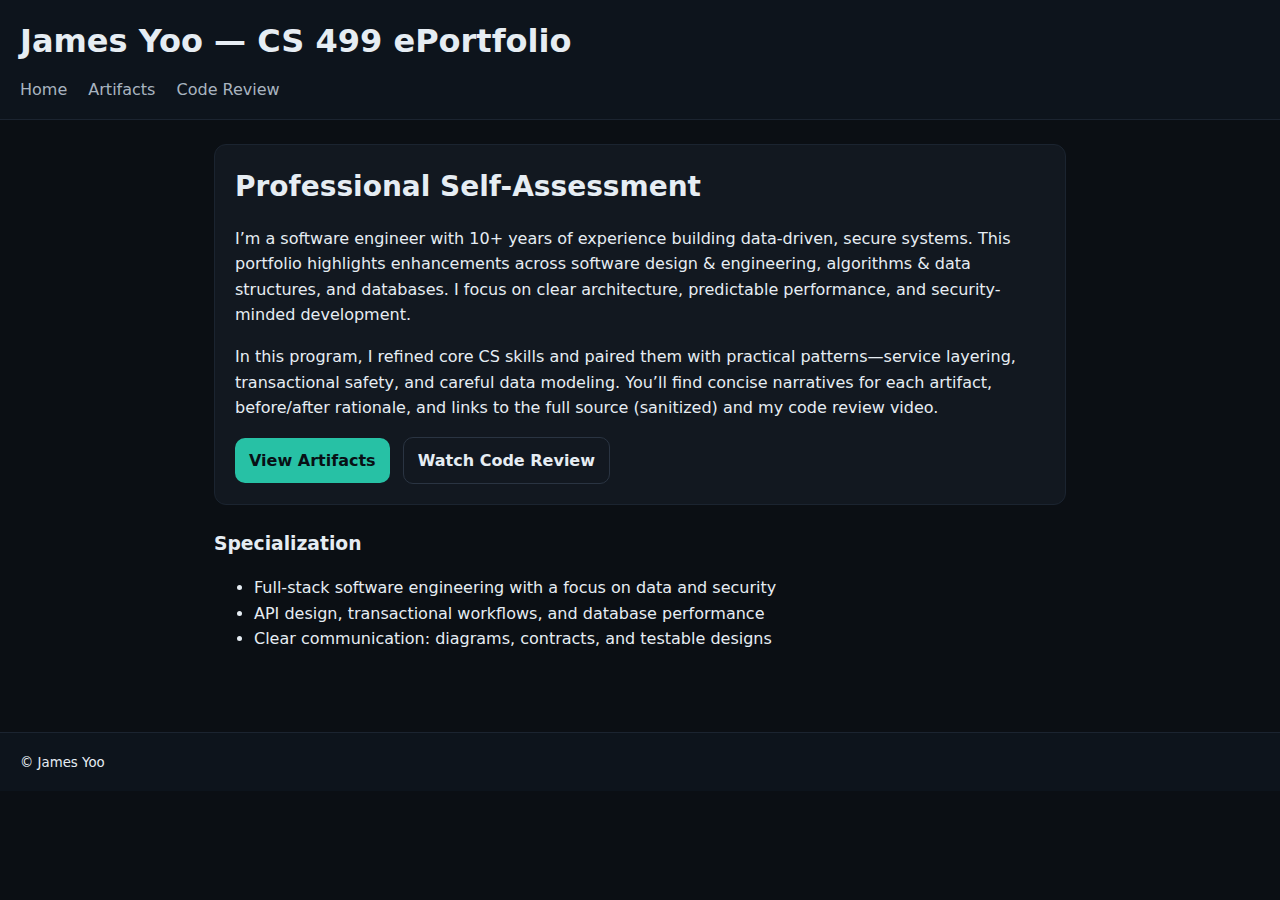
<file: index.html>
<!doctype html>
<html lang="en">
<head>
  <meta charset="utf-8" />
  <title>James Yoo — CS 499 ePortfolio</title>
  <meta name="viewport" content="width=device-width, initial-scale=1" />
  <link href="/assets/css/style.css" rel="stylesheet" />
</head>
<body>
  <header class="site-header">
    <h1>James Yoo — CS 499 ePortfolio</h1>
    <nav class="top-nav">
      <a href="/">Home</a>
      <a href="/artifacts/">Artifacts</a>
      <a href="/code-review/">Code Review</a>
    </nav>
  </header>

  <main class="content">
    <section class="hero">
      <h2>Professional Self-Assessment</h2>
      <p>
        I’m a software engineer with 10+ years of experience building data-driven, secure systems.
        This portfolio highlights enhancements across software design & engineering, algorithms & data structures,
        and databases. I focus on clear architecture, predictable performance, and security-minded development.
      </p>
      <p>
        In this program, I refined core CS skills and paired them with practical patterns—service layering,
        transactional safety, and careful data modeling. You’ll find concise narratives for each artifact,
        before/after rationale, and links to the full source (sanitized) and my code review video.
      </p>
      <div class="cta-row">
        <a class="btn" href="/artifacts/">View Artifacts</a>
        <a class="btn ghost" href="/code-review/">Watch Code Review</a>
      </div>
    </section>

    <section>
      <h3>Specialization</h3>
      <ul>
        <li>Full-stack software engineering with a focus on data and security</li>
        <li>API design, transactional workflows, and database performance</li>
        <li>Clear communication: diagrams, contracts, and testable designs</li>
      </ul>
    </section>
  </main>

  <footer class="site-footer">
    <small>© James Yoo</small>
  </footer>
</body>
</html>
</file>
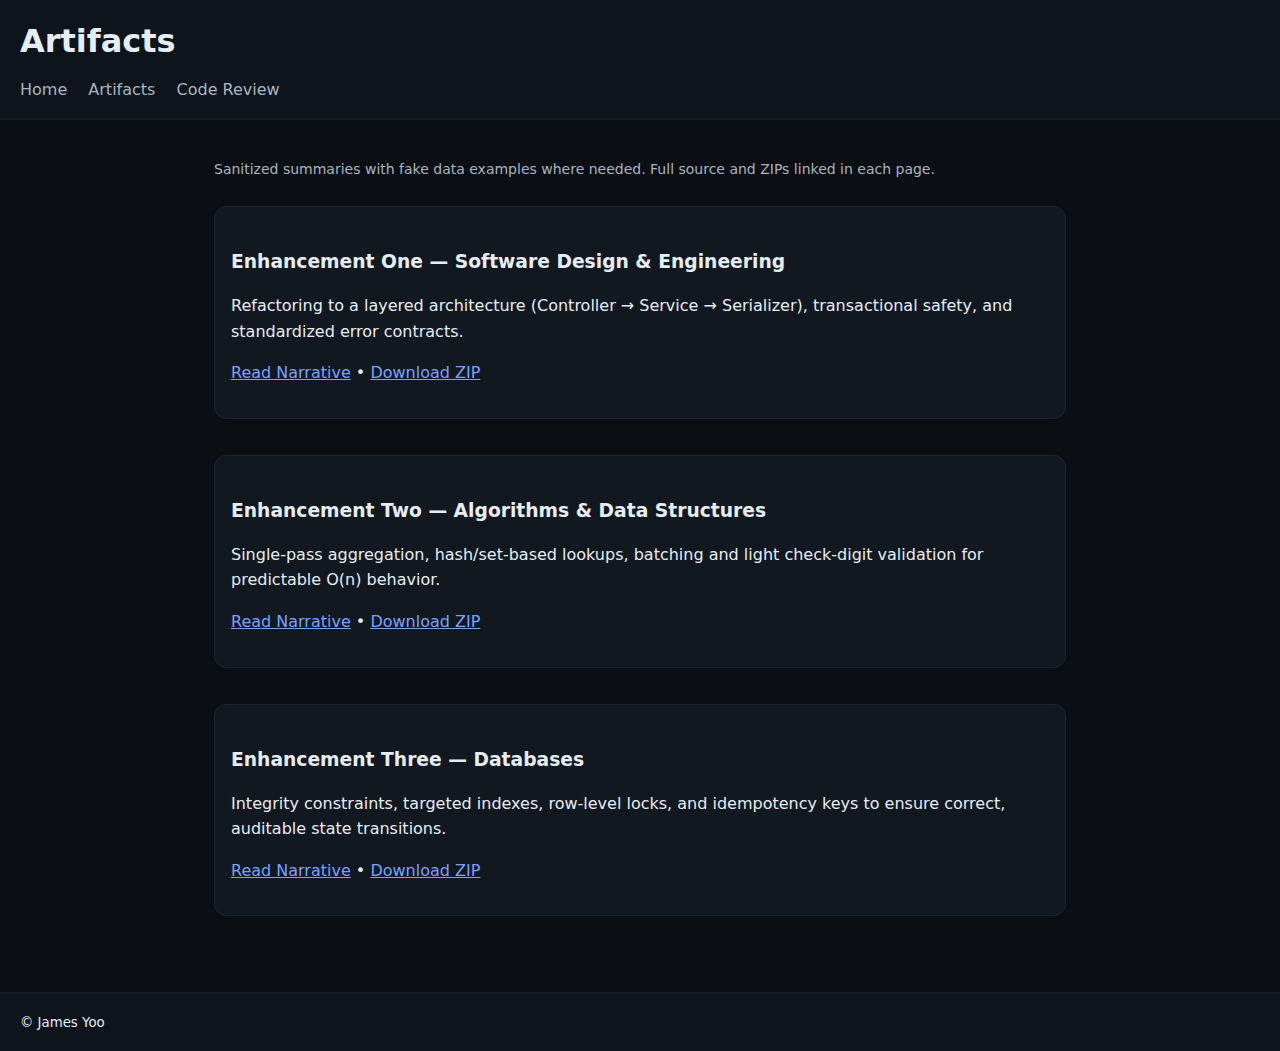
<file: artifacts/index.html>
<!doctype html>
<html lang="en">
<head>
  <meta charset="utf-8" />
  <title>Artifacts — James Yoo</title>
  <meta name="viewport" content="width=device-width, initial-scale=1" />
  <link href="/assets/css/style.css" rel="stylesheet" />
</head>
<body>
  <header class="site-header">
    <h1>Artifacts</h1>
    <nav class="top-nav">
      <a href="/">Home</a>
      <a href="/artifacts/">Artifacts</a>
      <a href="/code-review/">Code Review</a>
    </nav>
  </header>

  <main class="content">
    <p class="meta">Sanitized summaries with fake data examples where needed. Full source and ZIPs linked in each page.</p>

    <div class="list">
      <article class="card">
        <h3>Enhancement One — Software Design & Engineering</h3>
        <p>Refactoring to a layered architecture (Controller → Service → Serializer), transactional safety, and standardized error contracts.</p>
        <p><a href="/artifacts/software-design.html">Read Narrative</a> •
           <a href="https://github.com/jmsyoo/eportfolio-artifacts/releases/latest" target="_blank" rel="noopener">Download ZIP</a></p>
      </article>

      <article class="card">
        <h3>Enhancement Two — Algorithms & Data Structures</h3>
        <p>Single-pass aggregation, hash/set-based lookups, batching and light check-digit validation for predictable O(n) behavior.</p>
        <p><a href="/artifacts/algorithms.html">Read Narrative</a> •
           <a href="https://github.com/jmsyoo/eportfolio-artifacts/releases/latest" target="_blank" rel="noopener">Download ZIP</a></p>
      </article>

      <article class="card">
        <h3>Enhancement Three — Databases</h3>
        <p>Integrity constraints, targeted indexes, row-level locks, and idempotency keys to ensure correct, auditable state transitions.</p>
        <p><a href="/artifacts/databases.html">Read Narrative</a> •
           <a href="https://github.com/jmsyoo/eportfolio-artifacts/releases/latest" target="_blank" rel="noopener">Download ZIP</a></p>
      </article>
    </div>
  </main>

  <footer class="site-footer"><small>© James Yoo</small></footer>
</body>
</html>
</file>
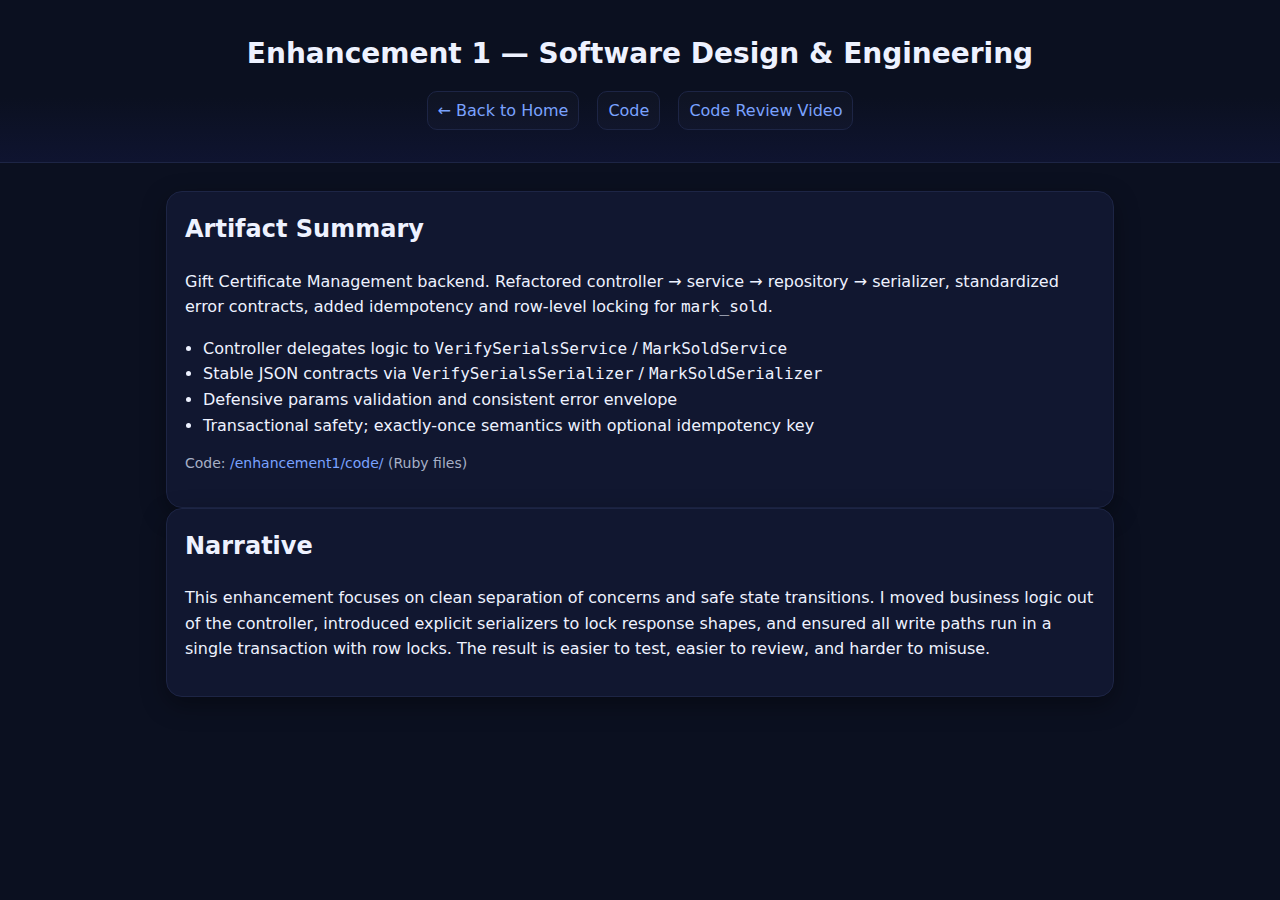
<file: enhancement1/index.html>
<!doctype html>
<html lang="en">
<head>
  <meta charset="utf-8" />
  <title>Enhancement 1 — Software Design & Engineering</title>
  <meta name="viewport" content="width=device-width, initial-scale=1" />
  <link rel="stylesheet" href="../assets/styles.css" />
</head>
<body>
  <header class="site-header">
    <h1>Enhancement 1 — Software Design & Engineering</h1>
    <nav class="nav">
      <a href="../index.html">← Back to Home</a>
      <a href="./code/">Code</a>
      <a href="../video/index.html">Code Review Video</a>
    </nav>
  </header>

  <main class="container">
    <section class="card">
      <h2>Artifact Summary</h2>
      <p>
        Gift Certificate Management backend. Refactored controller → service → repository → serializer,
        standardized error contracts, added idempotency and row-level locking for <code>mark_sold</code>.
      </p>
      <ul class="bullets">
        <li>Controller delegates logic to <code>VerifySerialsService</code> / <code>MarkSoldService</code></li>
        <li>Stable JSON contracts via <code>VerifySerialsSerializer</code> / <code>MarkSoldSerializer</code></li>
        <li>Defensive params validation and consistent error envelope</li>
        <li>Transactional safety; exactly-once semantics with optional idempotency key</li>
      </ul>
      <p class="filelist">
        Code: <a href="./code/">/enhancement1/code/</a> (Ruby files)
      </p>
    </section>

    <section class="card">
      <h2>Narrative</h2>
      <p>
        This enhancement focuses on clean separation of concerns and safe state transitions. I moved
        business logic out of the controller, introduced explicit serializers to lock response shapes,
        and ensured all write paths run in a single transaction with row locks. The result is easier
        to test, easier to review, and harder to misuse.
      </p>
    </section>
  </main>
</body>
</html>
</file>
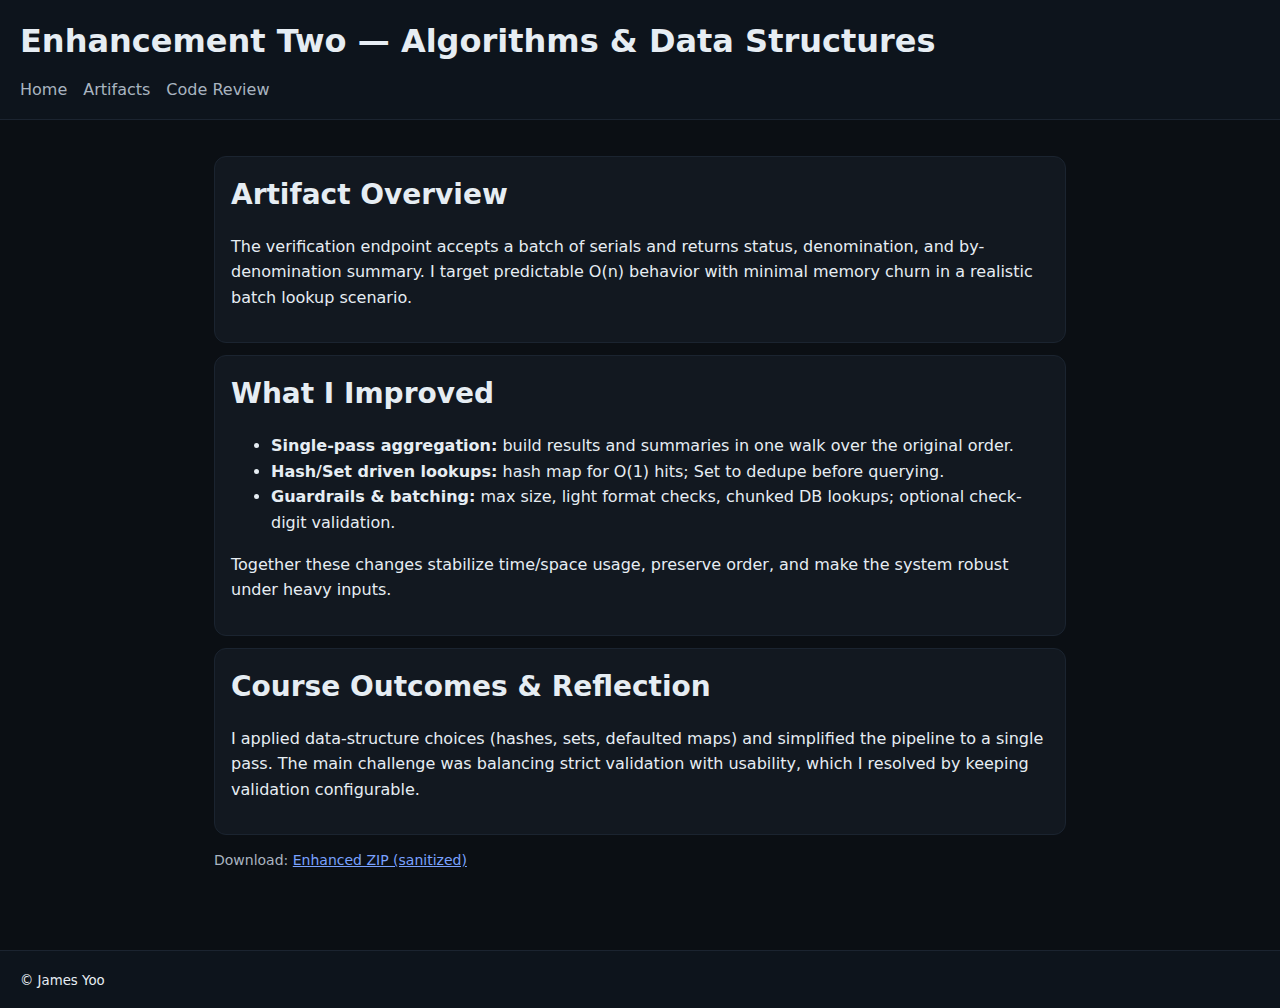
<file: artifacts/algorithms.html>
<!doctype html>
<html lang="en">
<head>
  <meta charset="utf-8" />
  <title>Enhancement Two — Algorithms & Data Structures</title>
  <meta name="viewport" content="width=device-width, initial-scale=1" />
  <link href="/assets/css/style.css" rel="stylesheet" />
</head>
<body>
<header class="site-header">
  <h1>Enhancement Two — Algorithms & Data Structures</h1>
  <nav class="top-nav">
    <a href="/">Home</a><a href="/artifacts/">Artifacts</a><a href="/code-review/">Code Review</a>
  </nav>
</header>
<main class="content">
  <article class="card">
    <h2>Artifact Overview</h2>
    <p>
      The verification endpoint accepts a batch of serials and returns status, denomination, and by-denomination summary.
      I target predictable O(n) behavior with minimal memory churn in a realistic batch lookup scenario.
    </p>
  </article>

  <article class="card">
    <h2>What I Improved</h2>
    <ul>
      <li><strong>Single-pass aggregation:</strong> build results and summaries in one walk over the original order.</li>
      <li><strong>Hash/Set driven lookups:</strong> hash map for O(1) hits; Set to dedupe before querying.</li>
      <li><strong>Guardrails & batching:</strong> max size, light format checks, chunked DB lookups; optional check-digit validation.</li>
    </ul>
    <p>Together these changes stabilize time/space usage, preserve order, and make the system robust under heavy inputs.</p>
  </article>

  <article class="card">
    <h2>Course Outcomes & Reflection</h2>
    <p>
      I applied data-structure choices (hashes, sets, defaulted maps) and simplified the pipeline to a single pass.
      The main challenge was balancing strict validation with usability, which I resolved by keeping validation configurable.
    </p>
  </article>

  <p class="meta">
    Download: <a href="https://github.com/jmsyoo/eportfolio-artifacts/releases/latest" target="_blank" rel="noopener">Enhanced ZIP (sanitized)</a>
  </p>
</main>
<footer class="site-footer"><small>© James Yoo</small></footer>
</body>
</html>
</file>
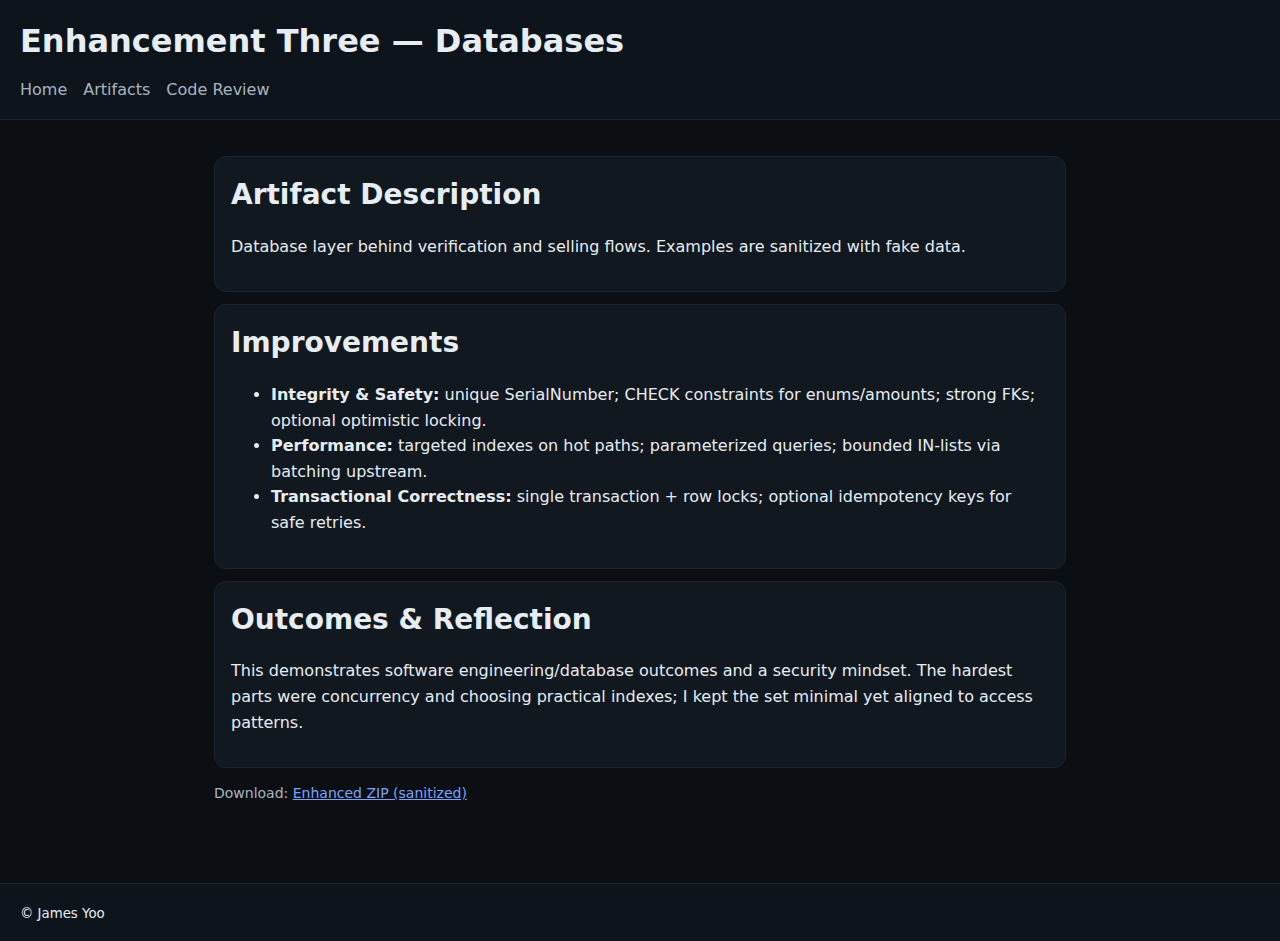
<file: artifacts/databases.html>
<!doctype html>
<html lang="en">
<head>
  <meta charset="utf-8" />
  <title>Enhancement Three — Databases</title>
  <meta name="viewport" content="width=device-width, initial-scale=1" />
  <link href="/assets/css/style.css" rel="stylesheet" />
</head>
<body>
<header class="site-header">
  <h1>Enhancement Three — Databases</h1>
  <nav class="top-nav">
    <a href="/">Home</a><a href="/artifacts/">Artifacts</a><a href="/code-review/">Code Review</a>
  </nav>
</header>
<main class="content">
  <article class="card">
    <h2>Artifact Description</h2>
    <p>
      Database layer behind verification and selling flows. Examples are sanitized with fake data.
    </p>
  </article>

  <article class="card">
    <h2>Improvements</h2>
    <ul>
      <li><strong>Integrity & Safety:</strong> unique SerialNumber; CHECK constraints for enums/amounts; strong FKs; optional optimistic locking.</li>
      <li><strong>Performance:</strong> targeted indexes on hot paths; parameterized queries; bounded IN-lists via batching upstream.</li>
      <li><strong>Transactional Correctness:</strong> single transaction + row locks; optional idempotency keys for safe retries.</li>
    </ul>
  </article>

  <article class="card">
    <h2>Outcomes & Reflection</h2>
    <p>
      This demonstrates software engineering/database outcomes and a security mindset.
      The hardest parts were concurrency and choosing practical indexes; I kept the set minimal yet aligned to access patterns.
    </p>
  </article>

  <p class="meta">
    Download: <a href="https://github.com/jmsyoo/eportfolio-artifacts/releases/latest" target="_blank" rel="noopener">Enhanced ZIP (sanitized)</a>
  </p>
</main>
<footer class="site-footer"><small>© James Yoo</small></footer>
</body>
</html>
</file>
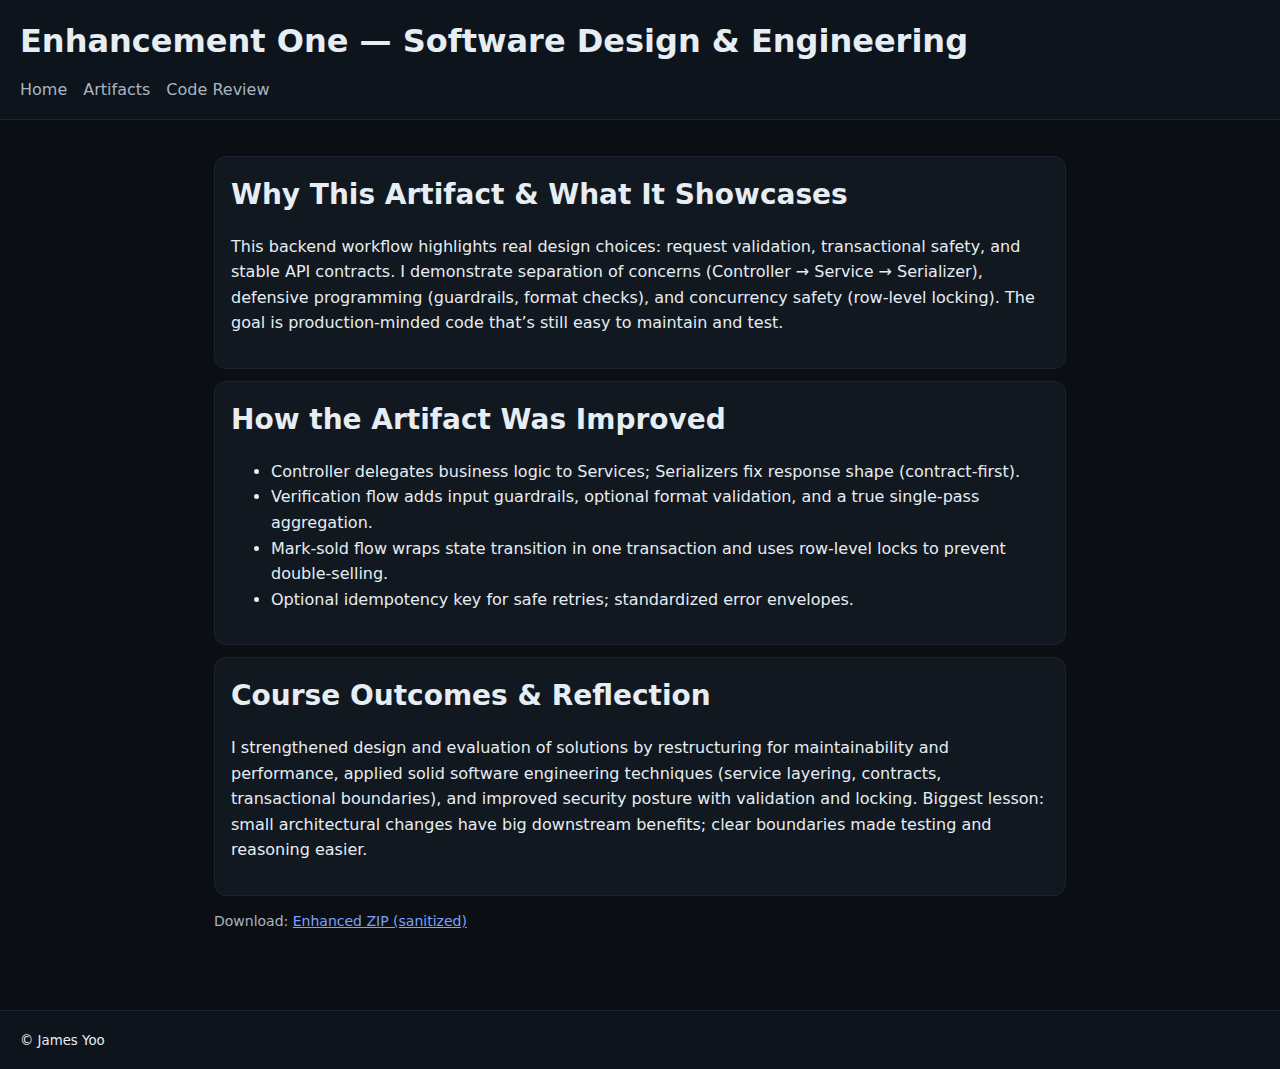
<file: artifacts/software-design.html>
<!doctype html>
<html lang="en">
<head>
  <meta charset="utf-8" />
  <title>Enhancement One — Software Design & Engineering</title>
  <meta name="viewport" content="width=device-width, initial-scale=1" />
  <link href="/assets/css/style.css" rel="stylesheet" />
</head>
<body>
<header class="site-header">
  <h1>Enhancement One — Software Design & Engineering</h1>
  <nav class="top-nav">
    <a href="/">Home</a><a href="/artifacts/">Artifacts</a><a href="/code-review/">Code Review</a>
  </nav>
</header>
<main class="content">
  <article class="card">
    <h2>Why This Artifact & What It Showcases</h2>
    <p>
      This backend workflow highlights real design choices: request validation, transactional safety, and stable API contracts.
      I demonstrate separation of concerns (Controller → Service → Serializer), defensive programming (guardrails, format checks),
      and concurrency safety (row-level locking). The goal is production-minded code that’s still easy to maintain and test.
    </p>
  </article>

  <article class="card">
    <h2>How the Artifact Was Improved</h2>
    <ul>
      <li>Controller delegates business logic to Services; Serializers fix response shape (contract-first).</li>
      <li>Verification flow adds input guardrails, optional format validation, and a true single-pass aggregation.</li>
      <li>Mark-sold flow wraps state transition in one transaction and uses row-level locks to prevent double-selling.</li>
      <li>Optional idempotency key for safe retries; standardized error envelopes.</li>
    </ul>
  </article>

  <article class="card">
    <h2>Course Outcomes & Reflection</h2>
    <p>
      I strengthened design and evaluation of solutions by restructuring for maintainability and performance,
      applied solid software engineering techniques (service layering, contracts, transactional boundaries),
      and improved security posture with validation and locking. Biggest lesson: small architectural changes
      have big downstream benefits; clear boundaries made testing and reasoning easier.
    </p>
  </article>

  <p class="meta">
    Download: <a href="https://github.com/jmsyoo/eportfolio-artifacts/releases/latest" target="_blank" rel="noopener">Enhanced ZIP (sanitized)</a>
  </p>
</main>
<footer class="site-footer"><small>© James Yoo</small></footer>
</body>
</html>
</file>
<file: assets/css/style.css>
:root { --bg:#0b0f14; --card:#121820; --fg:#e6edf3; --muted:#a9b4c0; --link:#7aa2ff; --accent:#27c1a5; }
*{box-sizing:border-box} html,body{margin:0;padding:0}
body{font-family:ui-sans-serif,system-ui,-apple-system,Segoe UI,Roboto,Helvetica,Arial;
     background:var(--bg); color:var(--fg); line-height:1.6}
.site-header, .site-footer{padding:16px 20px; background:#0d141c; border-bottom:1px solid #1b2430}
.site-footer{border-top:1px solid #1b2430; border-bottom:none; margin-top:40px}
.top-nav a{color:var(--muted); text-decoration:none; margin-right:16px}
.top-nav a:hover{color:var(--fg)}
.content{max-width:900px; margin:0 auto; padding:24px}
.hero{background:var(--card); padding:20px; border-radius:12px; border:1px solid #1b2430; margin-bottom:24px}
h1,h2,h3{margin:0 0 10px} h2{font-size:28px} h3{margin-top:24px}
.btn{display:inline-block; padding:10px 14px; border-radius:10px; background:var(--accent); color:#081015; text-decoration:none; font-weight:600; margin-right:8px}
.btn.ghost{background:transparent; color:var(--fg); border:1px solid #2a3442}
.card{background:var(--card); border:1px solid #1b2430; border-radius:12px; padding:16px; margin:12px 0}
a{color:var(--link)}
.meta{color:var(--muted); font-size:14px}
.list{display:grid; gap:12px}
</file>
<file: assets/styles.css>
:root{
    --bg:#0b1020; --panel:#111730; --text:#eef2ff; --muted:#a7b0c6; --brand:#7aa2ff; --accent:#9af0d1;
    --border:#1d2545; --shadow:0 8px 24px rgba(0,0,0,.35);
  }
  *{box-sizing:border-box}
  html,body{margin:0;padding:0;background:var(--bg);color:var(--text);font-family:system-ui,-apple-system,Segoe UI,Roboto,Inter,Helvetica,Arial,sans-serif;line-height:1.6}
  a{color:var(--brand);text-decoration:none}
  a:hover{text-decoration:underline}
  .site-header{padding:32px 20px;text-align:center;border-bottom:1px solid var(--border);background:linear-gradient(180deg,#0b1020 0%, #0b1020 60%, #0f1430 100%)}
  .site-header h1{margin:0 0 6px;font-size:28px}
  .tagline{margin:0;color:var(--muted)}
  .nav{margin-top:14px;display:flex;gap:18px;justify-content:center;flex-wrap:wrap}
  .nav a{padding:6px 10px;border:1px solid var(--border);border-radius:10px;background:rgba(255,255,255,.02)}
  .container{max-width:980px;margin:28px auto;padding:0 16px}
  .grid{display:grid;grid-template-columns:repeat(auto-fit,minmax(260px,1fr));gap:18px}
  .card{background:var(--panel);border:1px solid var(--border);border-radius:16px;box-shadow:var(--shadow);padding:18px}
  .card h3,.card h2{margin-top:0}
  .bullets{margin:8px 0 0 0;padding-left:18px}
  .actions{margin-top:12px}
  .btn{display:inline-block;background:var(--brand);color:#081225;padding:8px 12px;border-radius:10px;border:1px solid #6388d9;box-shadow:var(--shadow)}
  .btn:hover{filter:brightness(1.05)}
  .note{color:var(--muted);font-size:14px}
  .site-footer{padding:22px 20px;text-align:center;color:var(--muted);border-top:1px solid var(--border);margin-top:32px}
  pre,code{font-family:ui-monospace,SFMono-Regular,Menlo,Consolas,Monaco,monospace}
  pre{background:#0c132a;border:1px solid var(--border);border-radius:12px;padding:12px;overflow:auto}
  .filelist{font-size:14px;color:var(--muted)}
</file>
